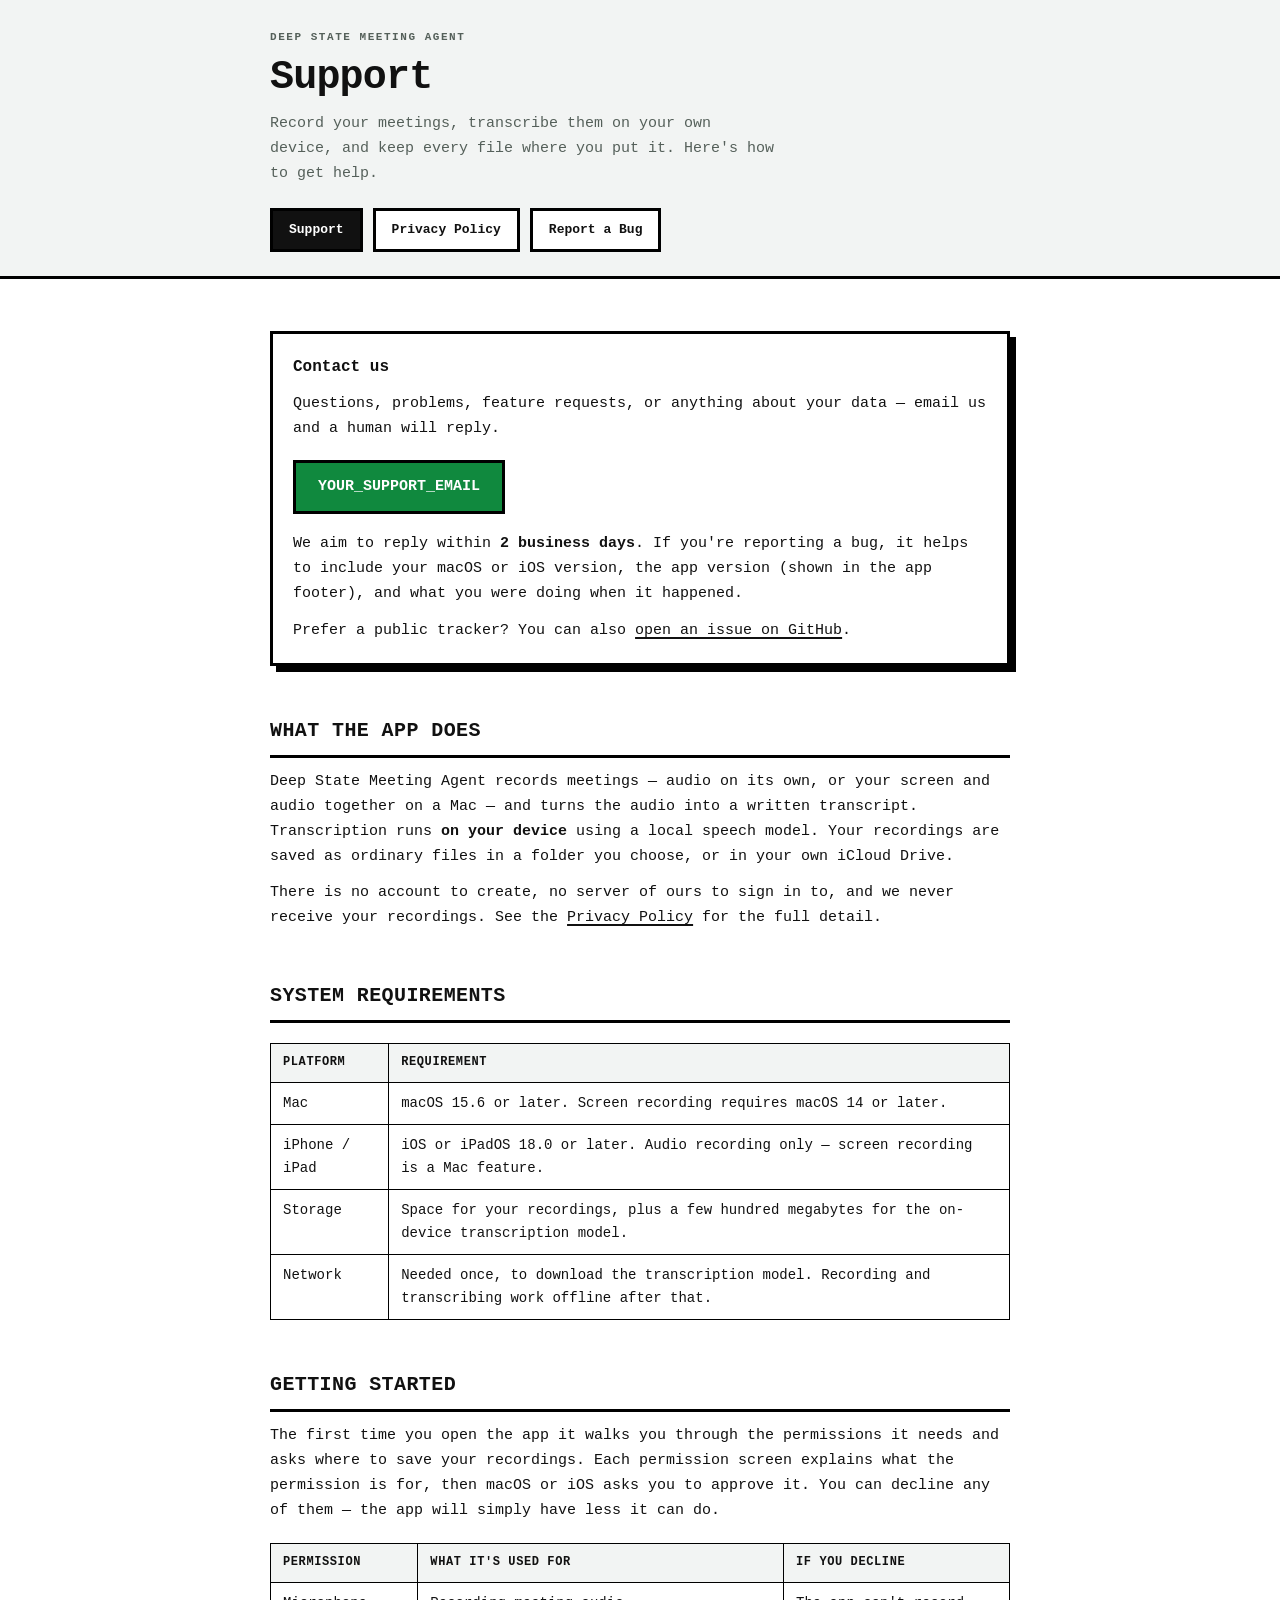
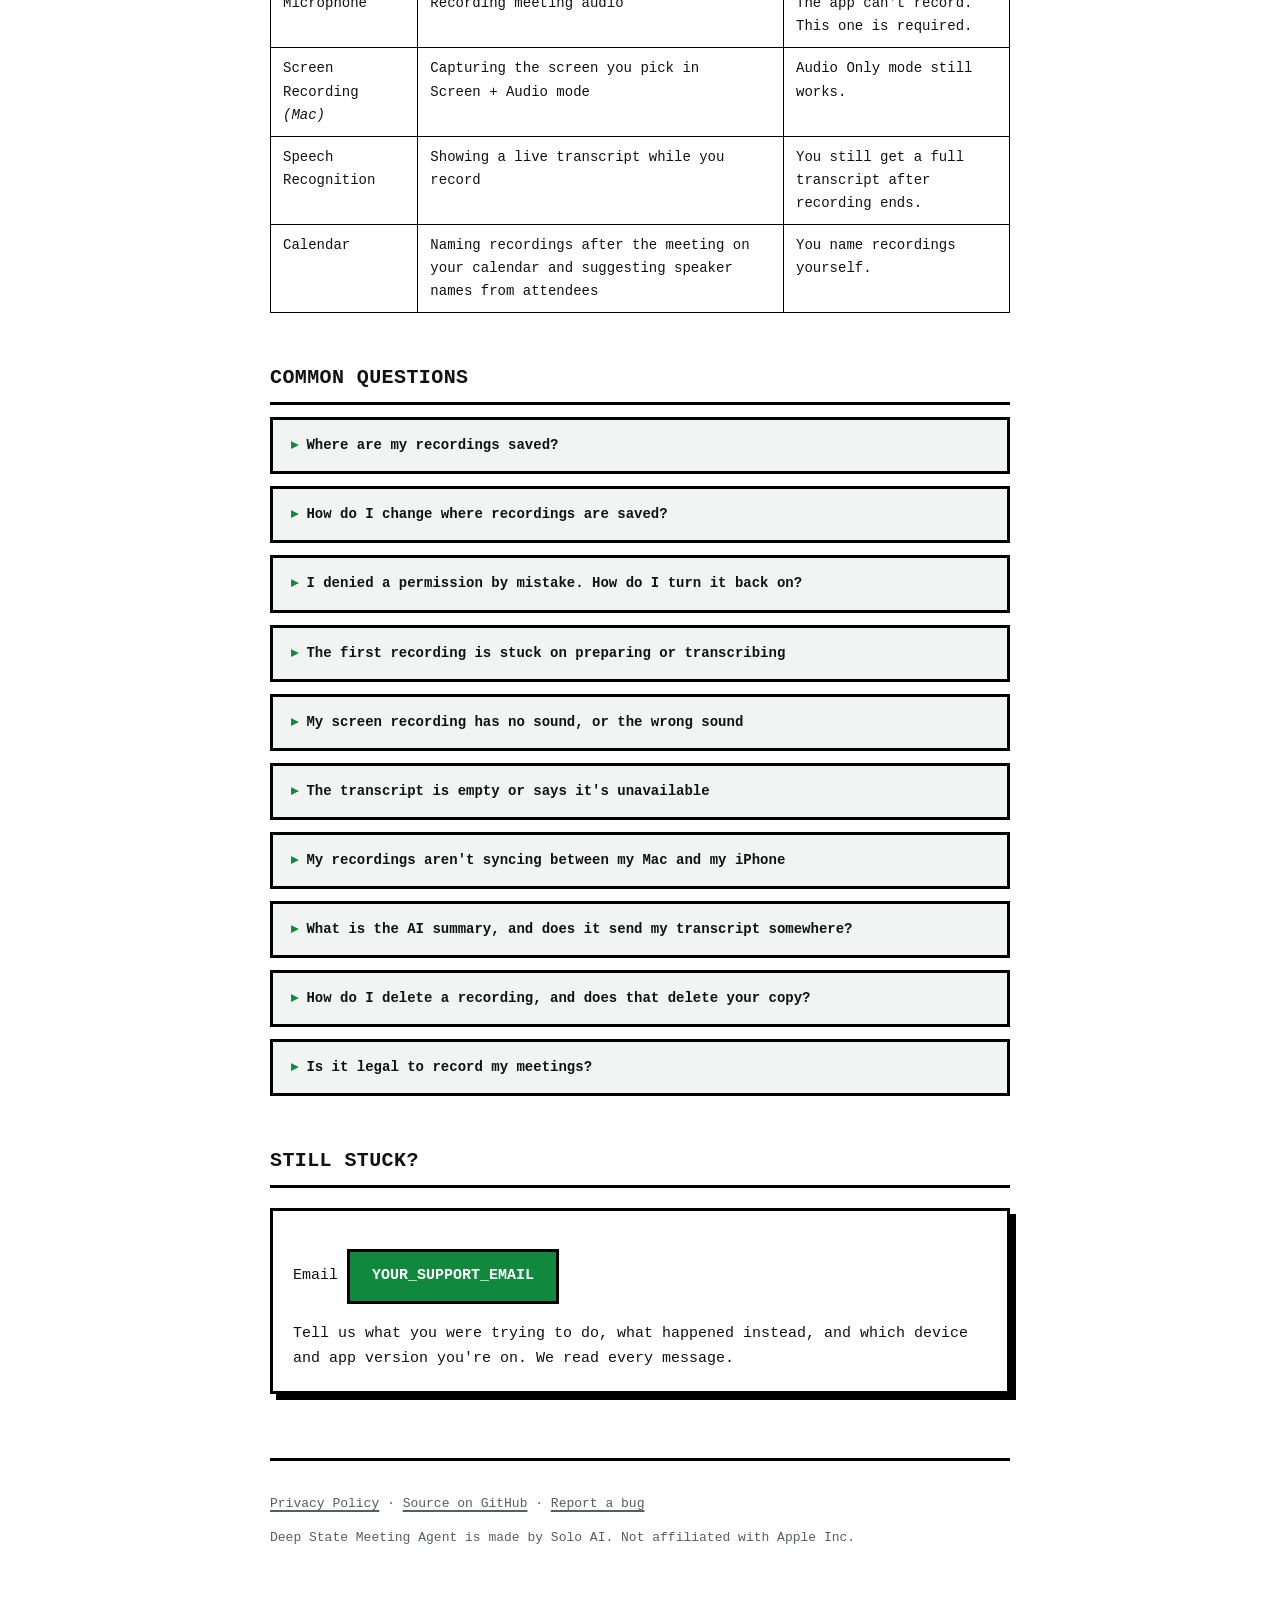
<file: docs/index.html>
<!doctype html>
<html lang="en">
<head>
<meta charset="utf-8">
<meta name="viewport" content="width=device-width, initial-scale=1">
<title>Support — Deep State Meeting Agent</title>
<meta name="description" content="Help and support for Deep State Meeting Agent, a private meeting recorder and transcriber for Mac, iPhone, and iPad.">
<link rel="stylesheet" href="style.css">
</head>
<body>

<header class="masthead">
  <div class="wrap">
    <p class="eyebrow">Deep State Meeting Agent</p>
    <h1>Support</h1>
    <p class="tagline">Record your meetings, transcribe them on your own device, and keep every file where you put it. Here's how to get help.</p>
    <nav class="sitenav">
      <a href="index.html" aria-current="page">Support</a>
      <a href="privacy.html">Privacy Policy</a>
      <a href="https://github.com/jessiegibson/deep-state/issues">Report a Bug</a>
    </nav>
  </div>
</header>

<main class="wrap">

  <div class="card contact">
    <h3>Contact us</h3>
    <p>Questions, problems, feature requests, or anything about your data — email us and a human will reply.</p>
    <p><a class="mail" href="mailto:YOUR_SUPPORT_EMAIL">YOUR_SUPPORT_EMAIL</a></p>
    <p>We aim to reply within <strong>2 business days</strong>. If you're reporting a bug, it helps to include your macOS or iOS version, the app version (shown in the app footer), and what you were doing when it happened.</p>
    <p>Prefer a public tracker? You can also <a href="https://github.com/jessiegibson/deep-state/issues">open an issue on GitHub</a>.</p>
  </div>

  <h2>What the app does</h2>
  <p>Deep State Meeting Agent records meetings — audio on its own, or your screen and audio together on a Mac — and turns the audio into a written transcript. Transcription runs <strong>on your device</strong> using a local speech model. Your recordings are saved as ordinary files in a folder you choose, or in your own iCloud Drive.</p>
  <p>There is no account to create, no server of ours to sign in to, and we never receive your recordings. See the <a href="privacy.html">Privacy Policy</a> for the full detail.</p>

  <h2>System requirements</h2>
  <div class="tablewrap">
    <table>
      <thead>
        <tr><th>Platform</th><th>Requirement</th></tr>
      </thead>
      <tbody>
        <tr><td>Mac</td><td>macOS 15.6 or later. Screen recording requires macOS 14 or later.</td></tr>
        <tr><td>iPhone / iPad</td><td>iOS or iPadOS 18.0 or later. Audio recording only — screen recording is a Mac feature.</td></tr>
        <tr><td>Storage</td><td>Space for your recordings, plus a few hundred megabytes for the on-device transcription model.</td></tr>
        <tr><td>Network</td><td>Needed once, to download the transcription model. Recording and transcribing work offline after that.</td></tr>
      </tbody>
    </table>
  </div>

  <h2>Getting started</h2>
  <p>The first time you open the app it walks you through the permissions it needs and asks where to save your recordings. Each permission screen explains what the permission is for, then macOS or iOS asks you to approve it. You can decline any of them — the app will simply have less it can do.</p>

  <div class="tablewrap">
    <table>
      <thead>
        <tr><th>Permission</th><th>What it's used for</th><th>If you decline</th></tr>
      </thead>
      <tbody>
        <tr><td>Microphone</td><td>Recording meeting audio</td><td>The app can't record. This one is required.</td></tr>
        <tr><td>Screen Recording <em>(Mac)</em></td><td>Capturing the screen you pick in Screen&nbsp;+&nbsp;Audio mode</td><td>Audio Only mode still works.</td></tr>
        <tr><td>Speech Recognition</td><td>Showing a live transcript while you record</td><td>You still get a full transcript after recording ends.</td></tr>
        <tr><td>Calendar</td><td>Naming recordings after the meeting on your calendar and suggesting speaker names from attendees</td><td>You name recordings yourself.</td></tr>
      </tbody>
    </table>
  </div>

  <h2>Common questions</h2>

  <details>
    <summary>Where are my recordings saved?</summary>
    <div class="body">
      <p>Wherever you chose during setup — either a folder on your device, or the app's iCloud Drive folder. Each recording becomes its own folder named with the date and time, containing:</p>
      <ul>
        <li><code>transcript.md</code> — the title, date, your notes, and the transcript</li>
        <li><code>audio.m4a</code> — the recorded audio</li>
        <li><code>video.mov</code> — the screen recording, if you used Screen&nbsp;+&nbsp;Audio mode</li>
        <li><code>Summarization_transcript.md</code> — only if you generated an AI summary</li>
      </ul>
      <p>These are normal files. You can open, move, back up, or delete them in Finder or the Files app without going through the app at all.</p>
    </div>
  </details>

  <details>
    <summary>How do I change where recordings are saved?</summary>
    <div class="body">
      <p>Open <strong>Storage Settings</strong> in the app and switch between iCloud and a local folder, or pick a different folder. Changing the location affects new recordings — existing ones stay where they are, so move them yourself if you want everything in one place.</p>
    </div>
  </details>

  <details>
    <summary>I denied a permission by mistake. How do I turn it back on?</summary>
    <div class="body">
      <p>macOS and iOS remember your choice, and the app can't ask a second time. Change it in system settings:</p>
      <p><strong>On a Mac:</strong> System Settings → Privacy &amp; Security, then pick Microphone, Screen &amp; System Audio Recording, Speech Recognition, or Calendars, and switch Deep State Meeting Agent on. Screen recording changes require quitting and reopening the app.</p>
      <p><strong>On iPhone or iPad:</strong> Settings → Privacy &amp; Security, or scroll to Deep State Meeting Agent in the app list at the bottom of Settings.</p>
    </div>
  </details>

  <details>
    <summary>The first recording is stuck on preparing or transcribing</summary>
    <div class="body">
      <p>The first time you transcribe anything, the app downloads its speech model — a large file, and it only happens once. On a slow or intermittent connection this can time out. Connect to Wi-Fi and try again; the app will pick up where it left off.</p>
      <p>After the model is on your device, transcription works with no network connection at all.</p>
    </div>
  </details>

  <details>
    <summary>My screen recording has no sound, or the wrong sound</summary>
    <div class="body">
      <p>Screen&nbsp;+&nbsp;Audio mode captures the audio playing on your Mac and your microphone as separate sources, then mixes them. If one is missing, check in the app that both are switched on before you start recording.</p>
      <p>If you're on Bluetooth headphones, be aware that macOS switches audio modes when a microphone becomes active, which can change the recording quality mid-call. Wired headphones or your Mac's built-in microphone avoid this entirely.</p>
    </div>
  </details>

  <details>
    <summary>The transcript is empty or says it's unavailable</summary>
    <div class="body">
      <p>Your audio is still safe — the app saves the recording before it transcribes, so a transcription failure never costs you the recording. Open the recording in the library and run transcription again.</p>
      <p>If it keeps failing, check that the audio file actually contains sound by playing it. Silent recordings usually mean the wrong input device was selected, or the microphone permission was revoked between recordings.</p>
    </div>
  </details>

  <details>
    <summary>My recordings aren't syncing between my Mac and my iPhone</summary>
    <div class="body">
      <p>Syncing only happens when both devices are set to iCloud storage in Storage Settings, signed in to the same Apple Account, with iCloud Drive turned on. Recordings saved to a local folder stay on that device by design.</p>
      <p>Large video files can take a while to upload. Check that iCloud Drive isn't paused and that you have space in your iCloud account.</p>
    </div>
  </details>

  <details>
    <summary>What is the AI summary, and does it send my transcript somewhere?</summary>
    <div class="body">
      <p>It's optional and off unless you set it up. If you add your own API key for an AI provider, you can ask the app to summarize a transcript you choose. When you do, the <strong>text of that transcript</strong> is sent to the provider you picked — never your audio or video.</p>
      <p>If you'd rather nothing leave your device, either don't configure a key, or choose the local Ollama option, which runs on your own machine. Full detail is in the <a href="privacy.html#ai">Privacy Policy</a>.</p>
    </div>
  </details>

  <details>
    <summary>How do I delete a recording, and does that delete your copy?</summary>
    <div class="body">
      <p>Delete the recording's folder in Finder or the Files app, or remove it from within the app. There is no copy of ours to delete — your recordings never reach us. See <a href="privacy.html">Privacy Policy</a>.</p>
    </div>
  </details>

  <details>
    <summary>Is it legal to record my meetings?</summary>
    <div class="body">
      <p>That depends on where you and the other participants are. Some places require every participant to consent before a conversation is recorded; others require only one. The app doesn't announce that recording is happening, so telling the people you're meeting with is on you.</p>
      <p>We can't give legal advice — if you're unsure about the rules where you are, please check locally.</p>
    </div>
  </details>

  <h2>Still stuck?</h2>
  <div class="card contact">
    <p>Email <a class="mail" href="mailto:YOUR_SUPPORT_EMAIL">YOUR_SUPPORT_EMAIL</a></p>
    <p>Tell us what you were trying to do, what happened instead, and which device and app version you're on. We read every message.</p>
  </div>

  <footer>
    <p><a href="privacy.html">Privacy Policy</a> · <a href="https://github.com/jessiegibson/deep-state">Source on GitHub</a> · <a href="https://github.com/jessiegibson/deep-state/issues">Report a bug</a></p>
    <p>Deep State Meeting Agent is made by Solo AI. Not affiliated with Apple Inc.</p>
  </footer>

</main>

</body>
</html>
</file>
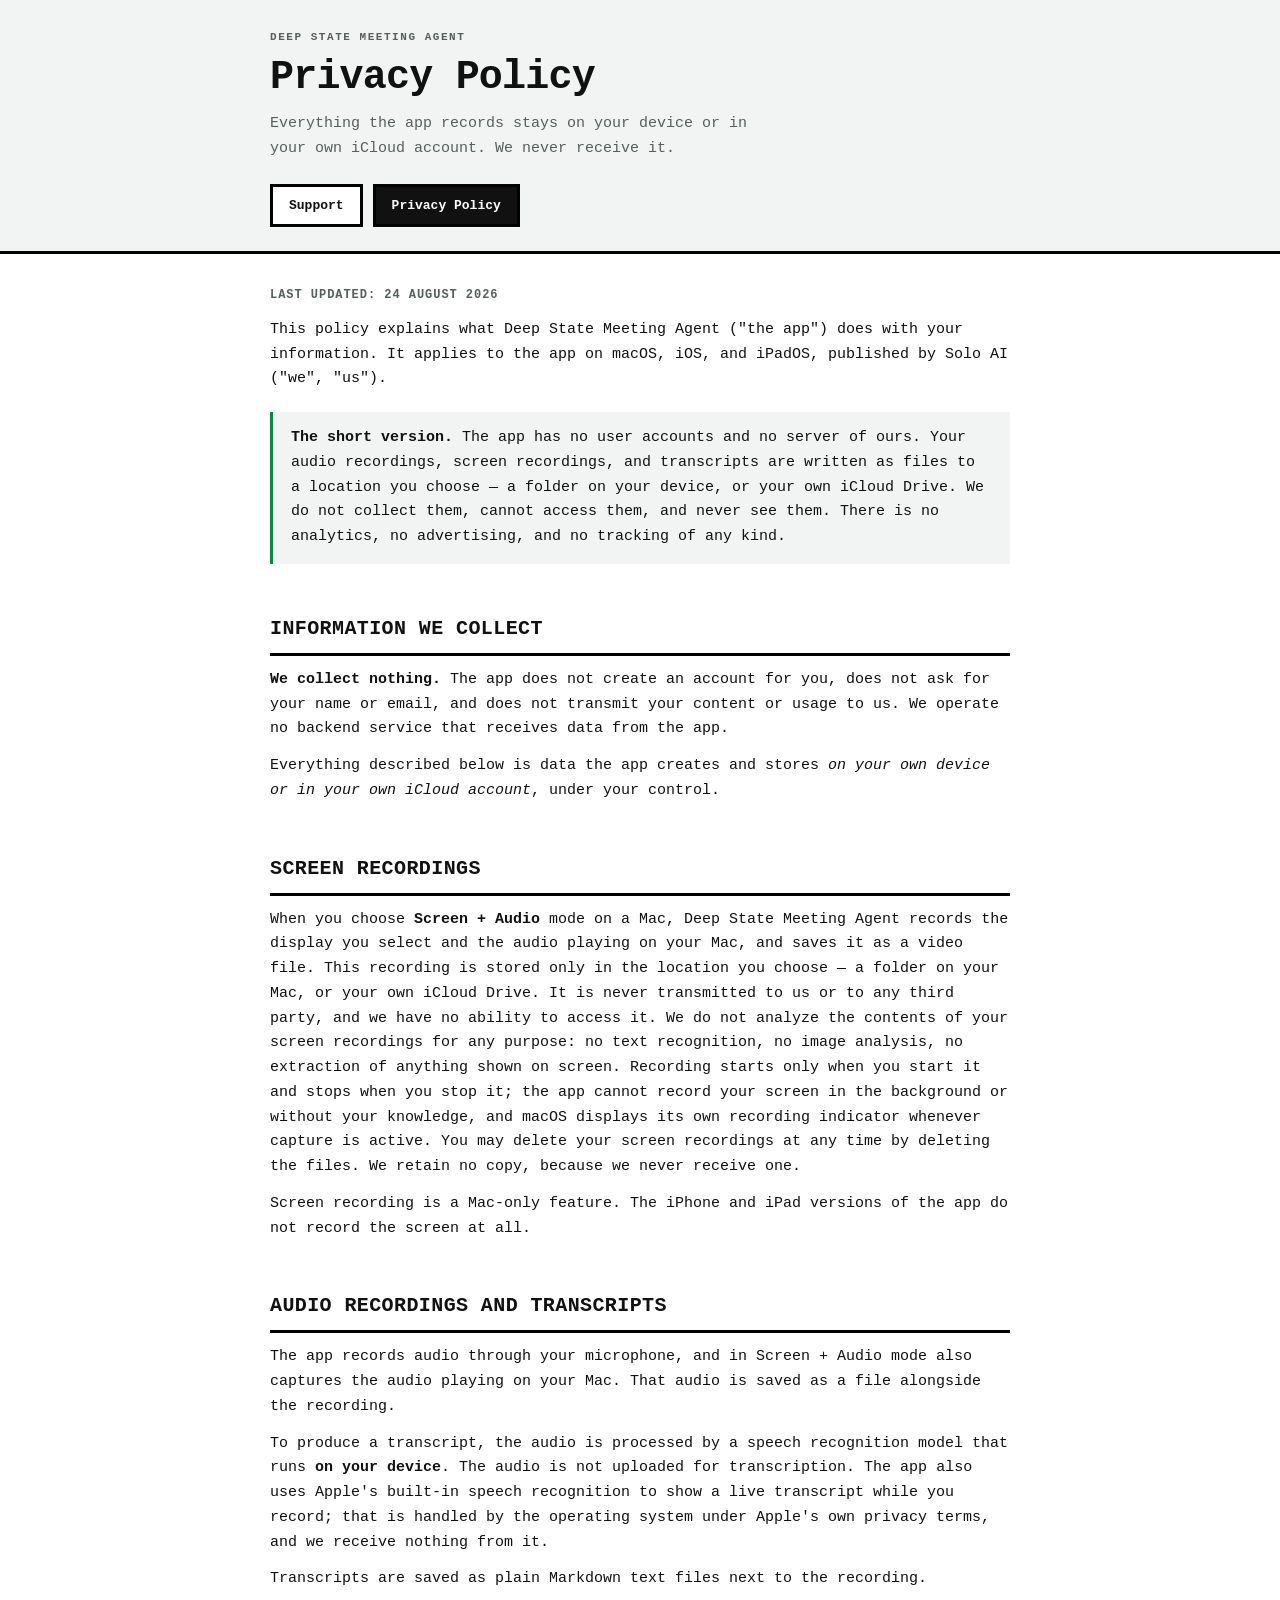
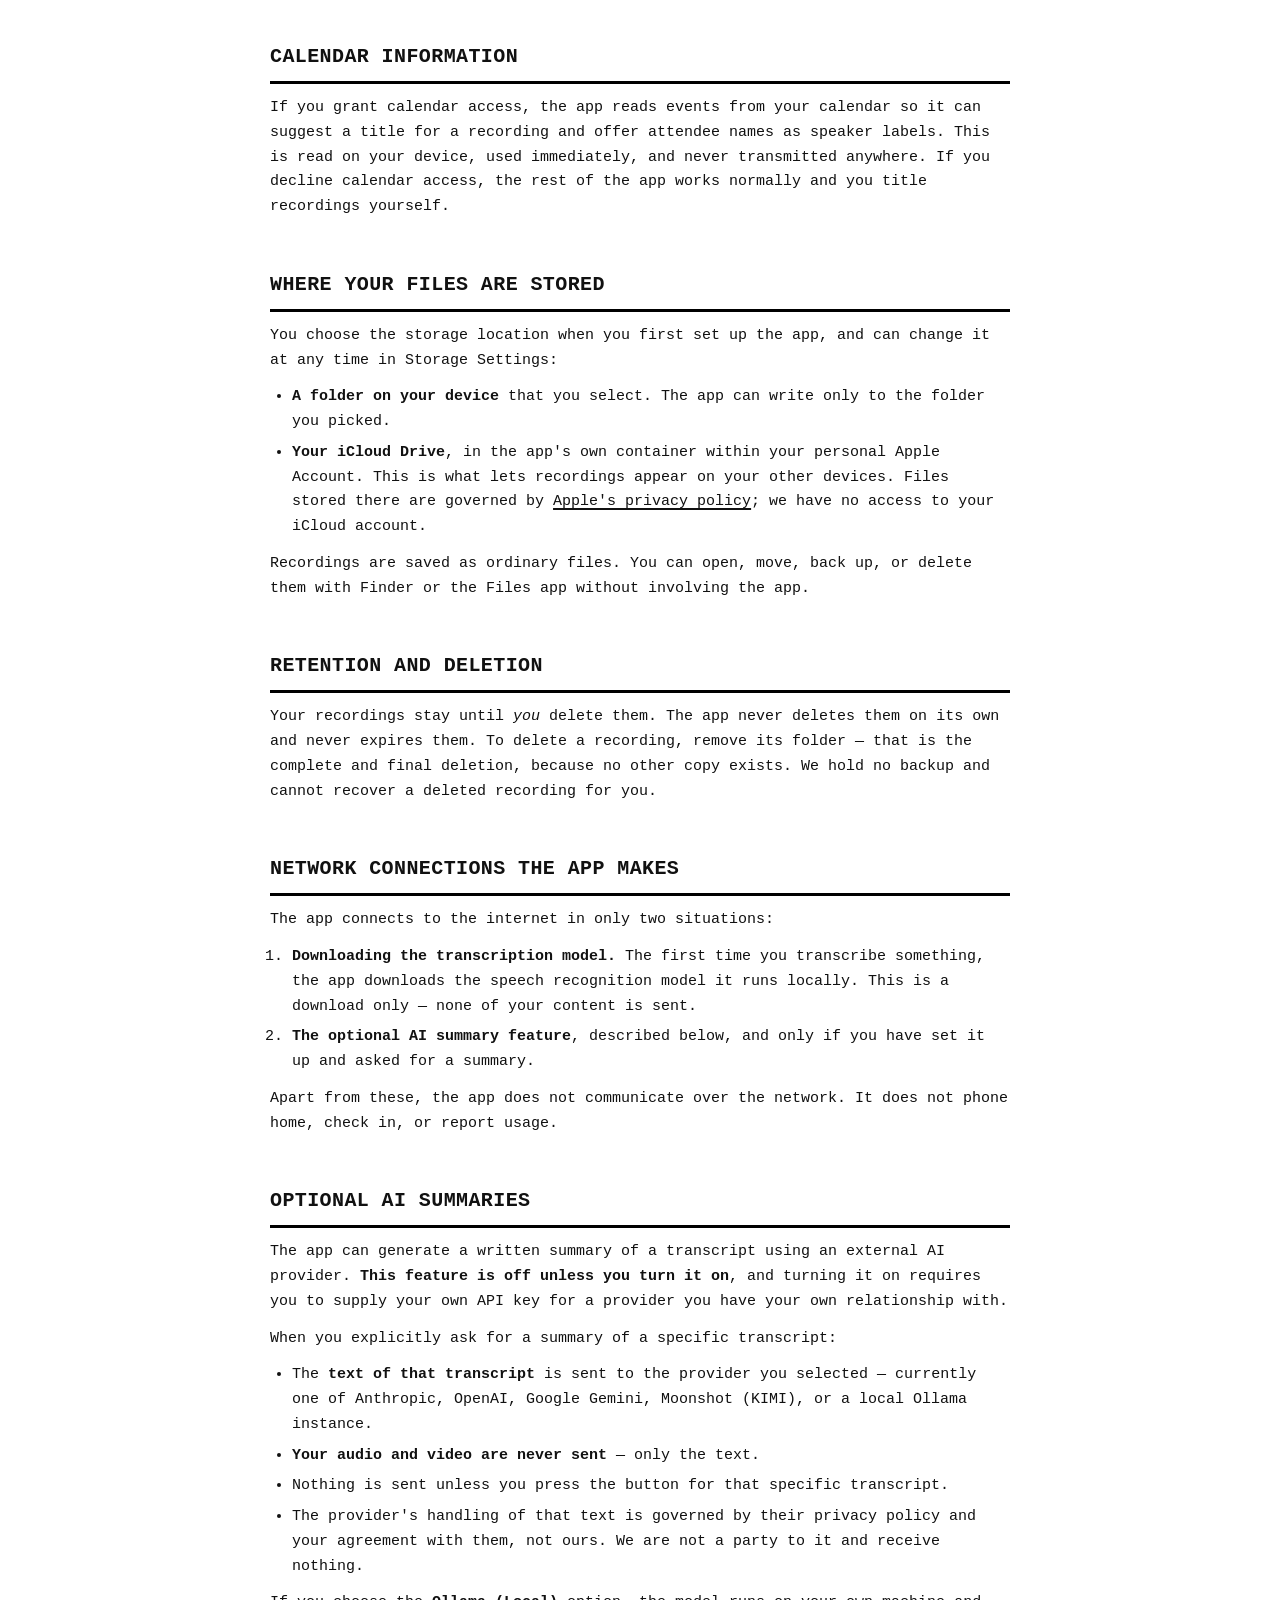
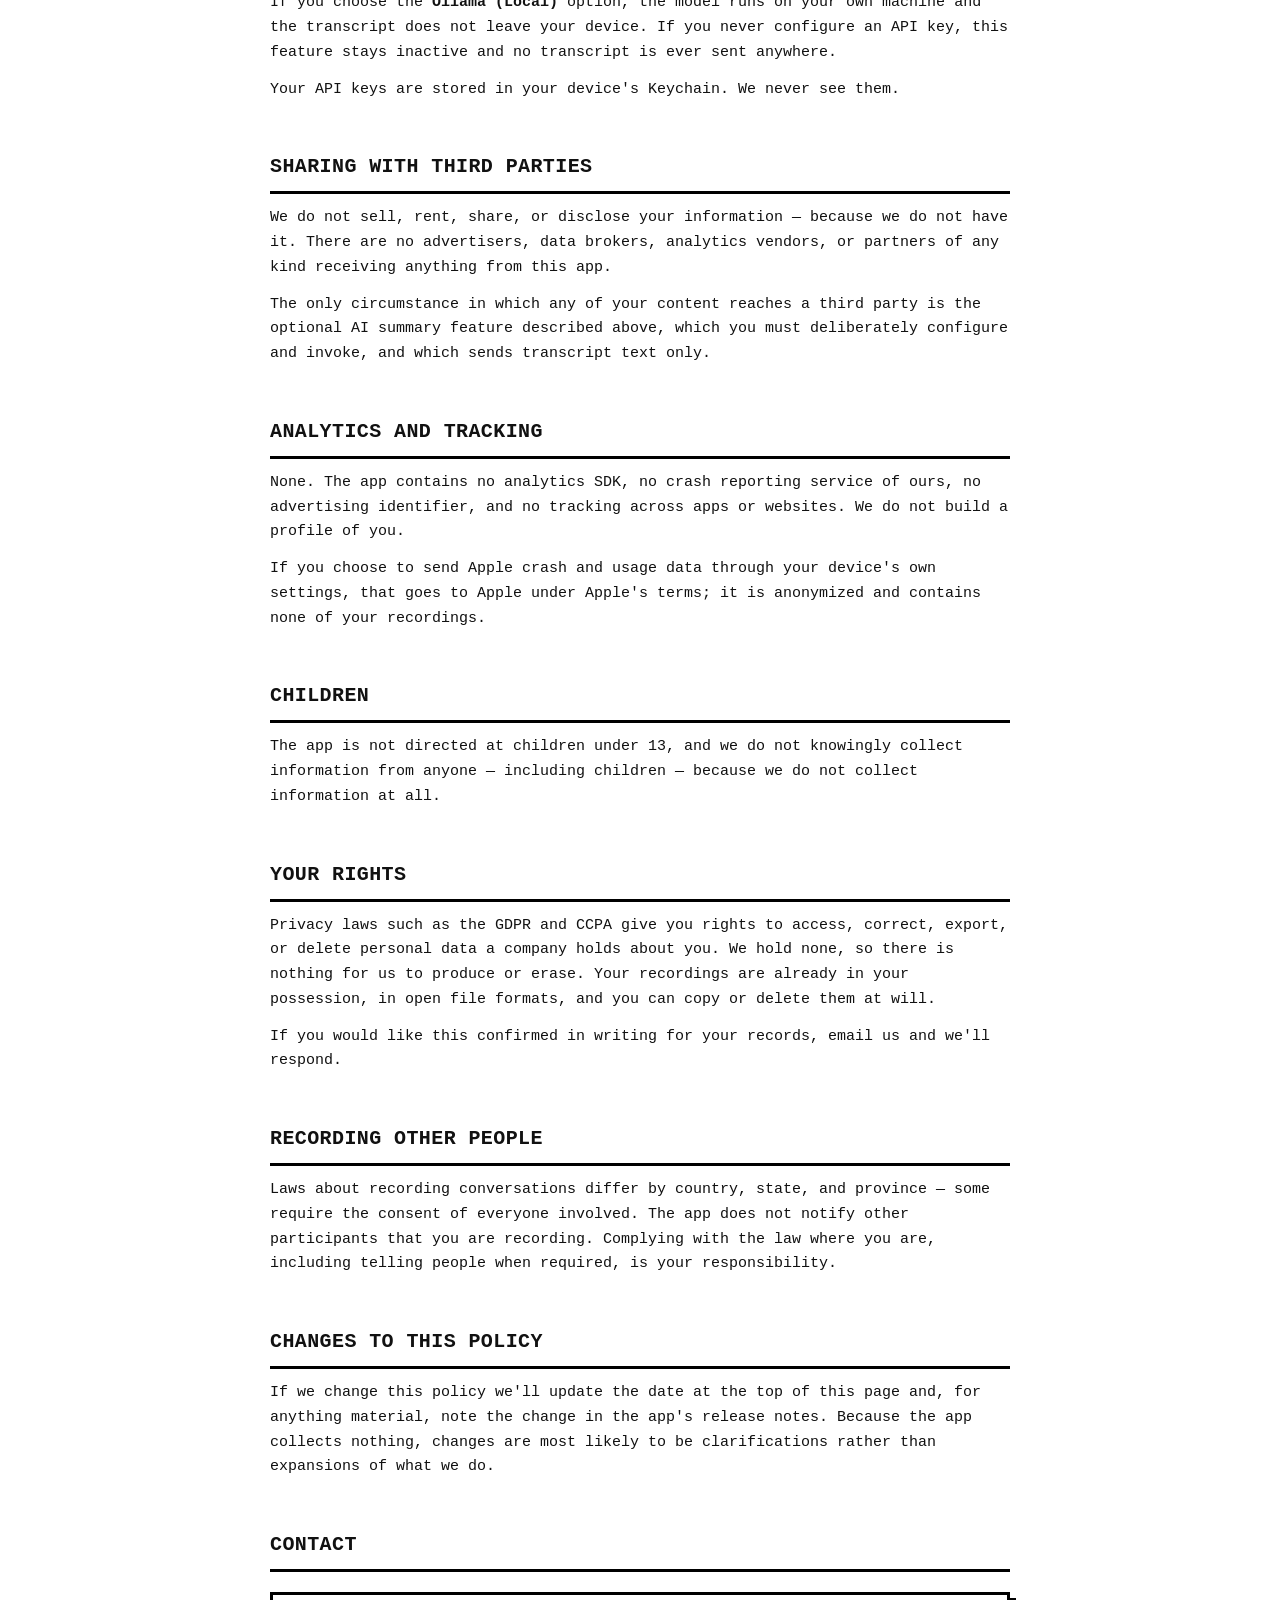
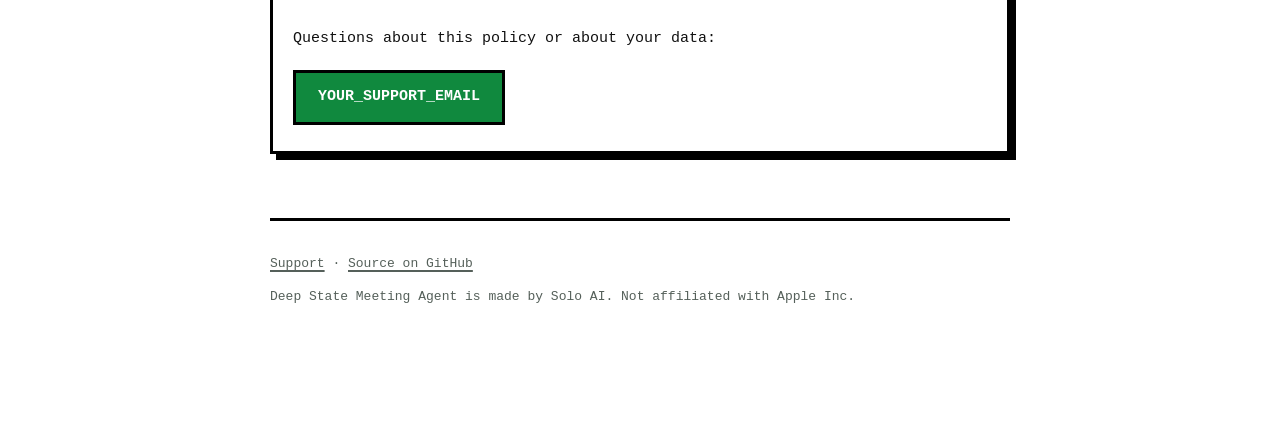
<file: docs/privacy.html>
<!doctype html>
<html lang="en">
<head>
<meta charset="utf-8">
<meta name="viewport" content="width=device-width, initial-scale=1">
<title>Privacy Policy — Deep State Meeting Agent</title>
<meta name="description" content="Privacy policy for Deep State Meeting Agent. Your recordings, screen recordings, and transcripts stay on your device or in your own iCloud account.">
<link rel="stylesheet" href="style.css">
</head>
<body>

<header class="masthead">
  <div class="wrap">
    <p class="eyebrow">Deep State Meeting Agent</p>
    <h1>Privacy Policy</h1>
    <p class="tagline">Everything the app records stays on your device or in your own iCloud account. We never receive it.</p>
    <nav class="sitenav">
      <a href="index.html">Support</a>
      <a href="privacy.html" aria-current="page">Privacy Policy</a>
    </nav>
  </div>
</header>

<main class="wrap">

  <p class="updated">Last updated: 24 August 2026</p>

  <p>This policy explains what Deep State Meeting Agent ("the app") does with your information. It applies to the app on macOS, iOS, and iPadOS, published by Solo AI ("we", "us").</p>

  <div class="note">
    <p><strong>The short version.</strong> The app has no user accounts and no server of ours. Your audio recordings, screen recordings, and transcripts are written as files to a location you choose — a folder on your device, or your own iCloud Drive. We do not collect them, cannot access them, and never see them. There is no analytics, no advertising, and no tracking of any kind.</p>
  </div>

  <h2>Information we collect</h2>
  <p><strong>We collect nothing.</strong> The app does not create an account for you, does not ask for your name or email, and does not transmit your content or usage to us. We operate no backend service that receives data from the app.</p>
  <p>Everything described below is data the app creates and stores <em>on your own device or in your own iCloud account</em>, under your control.</p>

  <h2 id="screen-recording">Screen recordings</h2>
  <p>When you choose <strong>Screen&nbsp;+&nbsp;Audio</strong> mode on a Mac, Deep State Meeting Agent records the display you select and the audio playing on your Mac, and saves it as a video file. This recording is stored only in the location you choose — a folder on your Mac, or your own iCloud Drive. It is never transmitted to us or to any third party, and we have no ability to access it. We do not analyze the contents of your screen recordings for any purpose: no text recognition, no image analysis, no extraction of anything shown on screen. Recording starts only when you start it and stops when you stop it; the app cannot record your screen in the background or without your knowledge, and macOS displays its own recording indicator whenever capture is active. You may delete your screen recordings at any time by deleting the files. We retain no copy, because we never receive one.</p>
  <p>Screen recording is a Mac-only feature. The iPhone and iPad versions of the app do not record the screen at all.</p>

  <h2>Audio recordings and transcripts</h2>
  <p>The app records audio through your microphone, and in Screen&nbsp;+&nbsp;Audio mode also captures the audio playing on your Mac. That audio is saved as a file alongside the recording.</p>
  <p>To produce a transcript, the audio is processed by a speech recognition model that runs <strong>on your device</strong>. The audio is not uploaded for transcription. The app also uses Apple's built-in speech recognition to show a live transcript while you record; that is handled by the operating system under Apple's own privacy terms, and we receive nothing from it.</p>
  <p>Transcripts are saved as plain Markdown text files next to the recording.</p>

  <h2>Calendar information</h2>
  <p>If you grant calendar access, the app reads events from your calendar so it can suggest a title for a recording and offer attendee names as speaker labels. This is read on your device, used immediately, and never transmitted anywhere. If you decline calendar access, the rest of the app works normally and you title recordings yourself.</p>

  <h2>Where your files are stored</h2>
  <p>You choose the storage location when you first set up the app, and can change it at any time in Storage Settings:</p>
  <ul>
    <li><strong>A folder on your device</strong> that you select. The app can write only to the folder you picked.</li>
    <li><strong>Your iCloud Drive</strong>, in the app's own container within your personal Apple Account. This is what lets recordings appear on your other devices. Files stored there are governed by <a href="https://www.apple.com/legal/privacy/">Apple's privacy policy</a>; we have no access to your iCloud account.</li>
  </ul>
  <p>Recordings are saved as ordinary files. You can open, move, back up, or delete them with Finder or the Files app without involving the app.</p>

  <h2>Retention and deletion</h2>
  <p>Your recordings stay until <em>you</em> delete them. The app never deletes them on its own and never expires them. To delete a recording, remove its folder — that is the complete and final deletion, because no other copy exists. We hold no backup and cannot recover a deleted recording for you.</p>

  <h2>Network connections the app makes</h2>
  <p>The app connects to the internet in only two situations:</p>
  <ol>
    <li><strong>Downloading the transcription model.</strong> The first time you transcribe something, the app downloads the speech recognition model it runs locally. This is a download only — none of your content is sent.</li>
    <li><strong>The optional AI summary feature</strong>, described below, and only if you have set it up and asked for a summary.</li>
  </ol>
  <p>Apart from these, the app does not communicate over the network. It does not phone home, check in, or report usage.</p>

  <h2 id="ai">Optional AI summaries</h2>
  <p>The app can generate a written summary of a transcript using an external AI provider. <strong>This feature is off unless you turn it on</strong>, and turning it on requires you to supply your own API key for a provider you have your own relationship with.</p>
  <p>When you explicitly ask for a summary of a specific transcript:</p>
  <ul>
    <li>The <strong>text of that transcript</strong> is sent to the provider you selected — currently one of Anthropic, OpenAI, Google Gemini, Moonshot (KIMI), or a local Ollama instance.</li>
    <li><strong>Your audio and video are never sent</strong> — only the text.</li>
    <li>Nothing is sent unless you press the button for that specific transcript.</li>
    <li>The provider's handling of that text is governed by their privacy policy and your agreement with them, not ours. We are not a party to it and receive nothing.</li>
  </ul>
  <p>If you choose the <strong>Ollama (Local)</strong> option, the model runs on your own machine and the transcript does not leave your device. If you never configure an API key, this feature stays inactive and no transcript is ever sent anywhere.</p>
  <p>Your API keys are stored in your device's Keychain. We never see them.</p>

  <h2>Sharing with third parties</h2>
  <p>We do not sell, rent, share, or disclose your information — because we do not have it. There are no advertisers, data brokers, analytics vendors, or partners of any kind receiving anything from this app.</p>
  <p>The only circumstance in which any of your content reaches a third party is the optional AI summary feature described above, which you must deliberately configure and invoke, and which sends transcript text only.</p>

  <h2>Analytics and tracking</h2>
  <p>None. The app contains no analytics SDK, no crash reporting service of ours, no advertising identifier, and no tracking across apps or websites. We do not build a profile of you.</p>
  <p>If you choose to send Apple crash and usage data through your device's own settings, that goes to Apple under Apple's terms; it is anonymized and contains none of your recordings.</p>

  <h2>Children</h2>
  <p>The app is not directed at children under 13, and we do not knowingly collect information from anyone — including children — because we do not collect information at all.</p>

  <h2>Your rights</h2>
  <p>Privacy laws such as the GDPR and CCPA give you rights to access, correct, export, or delete personal data a company holds about you. We hold none, so there is nothing for us to produce or erase. Your recordings are already in your possession, in open file formats, and you can copy or delete them at will.</p>
  <p>If you would like this confirmed in writing for your records, email us and we'll respond.</p>

  <h2>Recording other people</h2>
  <p>Laws about recording conversations differ by country, state, and province — some require the consent of everyone involved. The app does not notify other participants that you are recording. Complying with the law where you are, including telling people when required, is your responsibility.</p>

  <h2>Changes to this policy</h2>
  <p>If we change this policy we'll update the date at the top of this page and, for anything material, note the change in the app's release notes. Because the app collects nothing, changes are most likely to be clarifications rather than expansions of what we do.</p>

  <h2>Contact</h2>
  <div class="card contact">
    <p>Questions about this policy or about your data:</p>
    <p><a class="mail" href="mailto:YOUR_SUPPORT_EMAIL">YOUR_SUPPORT_EMAIL</a></p>
  </div>

  <footer>
    <p><a href="index.html">Support</a> · <a href="https://github.com/jessiegibson/deep-state">Source on GitHub</a></p>
    <p>Deep State Meeting Agent is made by Solo AI. Not affiliated with Apple Inc.</p>
  </footer>

</main>

</body>
</html>
</file>
<file: docs/style.css>
/* Deep State Meeting Agent — neo-brutalist support site
   Mirrors NBDesign tokens from NeobrutalDesign.swift. Self-contained, no dependencies. */

:root {
  --bg: #ffffff;
  --fg: #111111;
  --muted: #55605a;
  --green: #10893e;
  --accent: #ff3333;
  --blue: #0080ff;
  --surface: #f2f4f3;
  --border: #000000;
  --border-w: 3px;
  --shadow: 6px 6px 0 var(--border);
  --mono: ui-monospace, SFMono-Regular, "SF Mono", Menlo, Consolas, monospace;
}

:root:not([data-theme="light"]) {
  color-scheme: light dark;
}

@media (prefers-color-scheme: dark) {
  :root:not([data-theme="light"]) {
    --bg: #0d0d0d;
    --fg: #f2f2f2;
    --muted: #9aa39e;
    --green: #35d06a;
    --accent: #ff5555;
    --blue: #4da3ff;
    --surface: #1c1c1c;
    --border: #f2f2f2;
    --shadow: 6px 6px 0 var(--border);
  }
}

:root[data-theme="dark"] {
  --bg: #0d0d0d;
  --fg: #f2f2f2;
  --muted: #9aa39e;
  --green: #35d06a;
  --accent: #ff5555;
  --blue: #4da3ff;
  --surface: #1c1c1c;
  --border: #f2f2f2;
  --shadow: 6px 6px 0 var(--border);
}

* { box-sizing: border-box; }

body {
  margin: 0;
  background: var(--bg);
  color: var(--fg);
  font-family: var(--mono);
  font-size: 15px;
  line-height: 1.65;
  -webkit-text-size-adjust: 100%;
}

.wrap {
  max-width: 780px;
  margin: 0 auto;
  padding: 32px 20px 80px;
}

/* Header */
header.masthead {
  border-bottom: var(--border-w) solid var(--border);
  background: var(--surface);
}

header.masthead .wrap { padding-block: 28px 24px; }

.eyebrow {
  font-size: 11px;
  font-weight: 800;
  letter-spacing: 0.14em;
  text-transform: uppercase;
  color: var(--muted);
  margin: 0 0 10px;
}

h1 {
  font-size: clamp(26px, 6vw, 40px);
  font-weight: 900;
  letter-spacing: -0.02em;
  line-height: 1.1;
  margin: 0 0 12px;
}

.tagline {
  margin: 0;
  font-size: 15px;
  color: var(--muted);
  max-width: 56ch;
}

nav.sitenav {
  display: flex;
  flex-wrap: wrap;
  gap: 10px;
  margin-top: 22px;
}

nav.sitenav a {
  display: inline-block;
  padding: 8px 16px;
  font-size: 13px;
  font-weight: 800;
  text-decoration: none;
  color: var(--fg);
  background: var(--bg);
  border: var(--border-w) solid var(--border);
}

nav.sitenav a:hover { background: var(--green); color: var(--bg); }
nav.sitenav a[aria-current="page"] { background: var(--fg); color: var(--bg); }

/* Typography */
h2 {
  font-size: 20px;
  font-weight: 900;
  letter-spacing: 0.02em;
  text-transform: uppercase;
  margin: 48px 0 4px;
  padding-bottom: 8px;
  border-bottom: var(--border-w) solid var(--border);
}

h3 {
  font-size: 16px;
  font-weight: 800;
  margin: 30px 0 6px;
}

p { margin: 12px 0; }
ul, ol { margin: 12px 0; padding-left: 22px; }
li { margin: 6px 0; }

a { color: var(--fg); text-decoration-thickness: 2px; text-underline-offset: 3px; }
a:hover { color: var(--accent); }

code {
  font-family: var(--mono);
  font-size: 0.9em;
  background: var(--surface);
  border: 1px solid var(--border);
  padding: 1px 5px;
}

strong { font-weight: 800; }

/* Cards */
.card {
  background: var(--surface);
  border: var(--border-w) solid var(--border);
  padding: 20px;
  margin: 20px 0;
}

.card.contact {
  background: var(--bg);
  box-shadow: var(--shadow);
}

.card h3 { margin-top: 0; }
.card > :last-child { margin-bottom: 0; }

.mail {
  display: inline-block;
  margin: 6px 0;
  padding: 12px 22px;
  font-size: 15px;
  font-weight: 800;
  text-decoration: none;
  color: var(--bg);
  background: var(--green);
  border: var(--border-w) solid var(--border);
  word-break: break-all;
}

.mail:hover { background: var(--accent); color: #fff; }

/* FAQ */
details {
  border: var(--border-w) solid var(--border);
  background: var(--surface);
  margin: 12px 0;
}

details[open] { background: var(--bg); }

summary {
  cursor: pointer;
  padding: 14px 18px;
  font-weight: 800;
  font-size: 14px;
  list-style: none;
}

summary::-webkit-details-marker { display: none; }
summary::before { content: "▸ "; color: var(--green); font-weight: 900; }
details[open] summary::before { content: "▾ "; }
summary:hover { color: var(--accent); }

details .body {
  padding: 0 18px 16px;
  border-top: 1px solid var(--border);
  margin-top: 0;
  padding-top: 12px;
}

details .body > :first-child { margin-top: 0; }
details .body > :last-child { margin-bottom: 0; }

/* Callout */
.note {
  border-left: var(--border-w) solid var(--green);
  background: var(--surface);
  padding: 14px 18px;
  margin: 20px 0;
}

.note.warn { border-left-color: var(--accent); }
.note > :first-child { margin-top: 0; }
.note > :last-child { margin-bottom: 0; }

/* Tables */
.tablewrap { overflow-x: auto; margin: 20px 0; }

table {
  border-collapse: collapse;
  width: 100%;
  min-width: 460px;
  font-size: 14px;
}

th, td {
  border: 1px solid var(--border);
  padding: 9px 12px;
  text-align: left;
  vertical-align: top;
}

th {
  background: var(--surface);
  font-weight: 800;
  text-transform: uppercase;
  font-size: 12px;
  letter-spacing: 0.05em;
}

/* Footer */
footer {
  margin-top: 64px;
  padding-top: 20px;
  border-top: var(--border-w) solid var(--border);
  font-size: 13px;
  color: var(--muted);
}

footer a { color: var(--muted); }

.updated {
  font-size: 12px;
  color: var(--muted);
  margin: 0 0 8px;
  text-transform: uppercase;
  letter-spacing: 0.08em;
  font-weight: 700;
}
</file>
